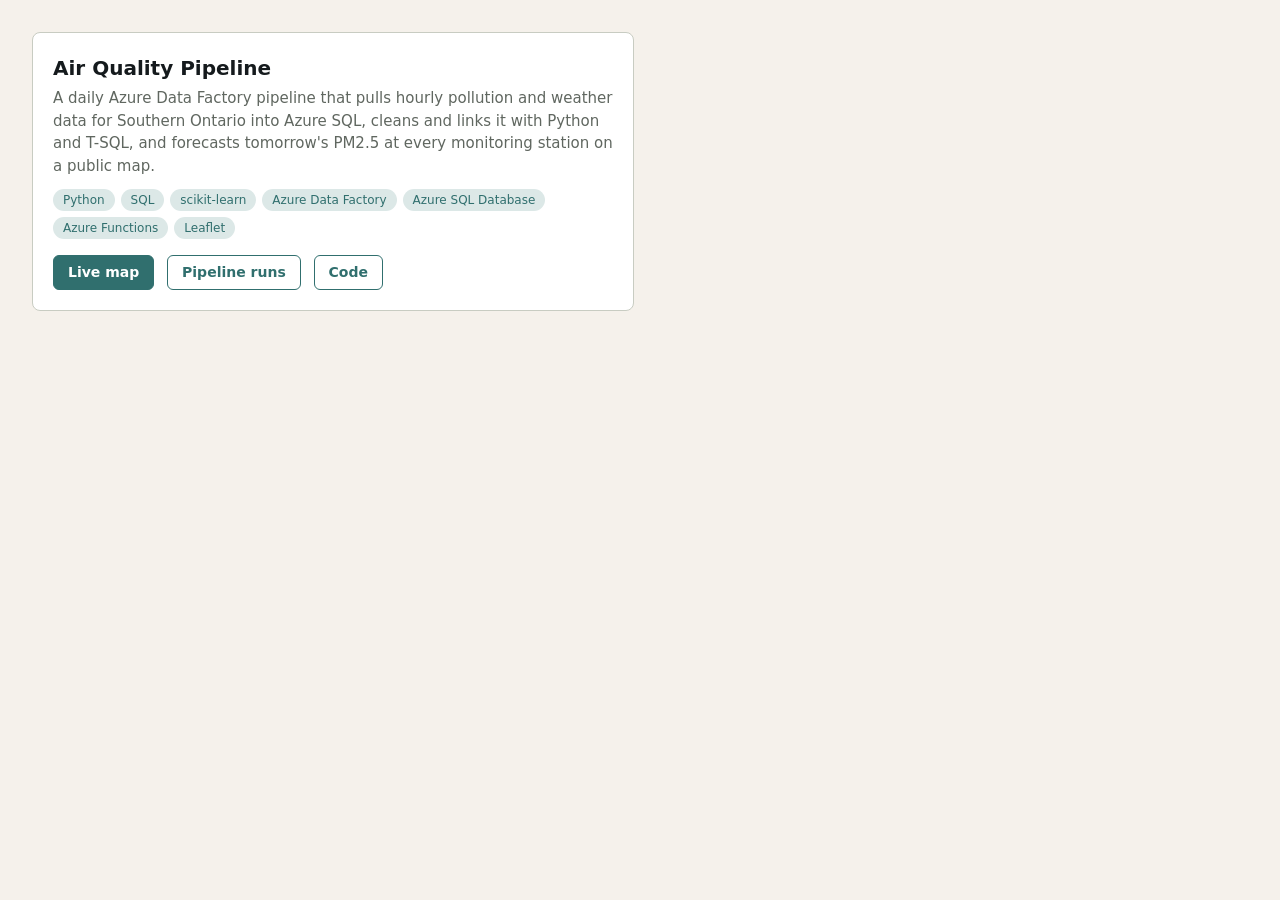
<file: docs/portfolio-card.html>
<!-- portfolio-card.html
     a self-contained card for the portfolio site. copy the <article> and its <style>, or rebuild it with the
     site's own components using the same text and links. -->
<!doctype html>
<html lang="en">
<head>
  <meta charset="utf-8">
  <meta name="viewport" content="width=device-width, initial-scale=1">
  <title>Air Quality Pipeline · portfolio card</title>
  <style>
    .aq-card { max-width: 560px; font: 15px/1.5 Inter, system-ui, sans-serif; color: #151a1d; background: #fff;
      border: 1px solid #C8CCC2; border-radius: 8px; padding: 20px; }
    .aq-card h3 { margin: 0 0 4px; font-size: 20px; }
    .aq-card p { margin: 0 0 12px; color: #606760; }
    .aq-card ul { display: flex; flex-wrap: wrap; gap: 6px; list-style: none; padding: 0; margin: 0 0 16px; }
    .aq-card li { font-size: 12px; background: #dce8e7; color: #306f6e; border-radius: 999px; padding: 2px 10px; }
    .aq-card a { display: inline-block; margin-right: 8px; padding: 6px 14px; border-radius: 6px; text-decoration: none;
      border: 1px solid #306f6e; color: #306f6e; font-weight: 600; font-size: 14px; }
    .aq-card a.primary { background: #306f6e; color: #fff; }
  </style>
</head>
<body style="background:#f5f1eb;padding:24px">
  <article class="aq-card">
    <h3>Air Quality Pipeline</h3>
    <p>A daily Azure Data Factory pipeline that pulls hourly pollution and weather data for Southern Ontario into
      Azure SQL, cleans and links it with Python and T-SQL, and forecasts tomorrow's PM2.5 at every monitoring
      station on a public map.</p>
    <ul>
      <li>Python</li><li>SQL</li><li>scikit-learn</li><li>Azure Data Factory</li><li>Azure SQL Database</li>
      <li>Azure Functions</li><li>Leaflet</li>
    </ul>
    <a class="primary" href="https://d0d0yang.github.io/air-quality-pipeline/">Live map</a>
    <a href="https://d0d0yang.github.io/air-quality-pipeline/pipeline.html">Pipeline runs</a>
    <a href="https://github.com/d0d0yang/air-quality-pipeline">Code</a>
  </article>
</body>
</html>
</file>
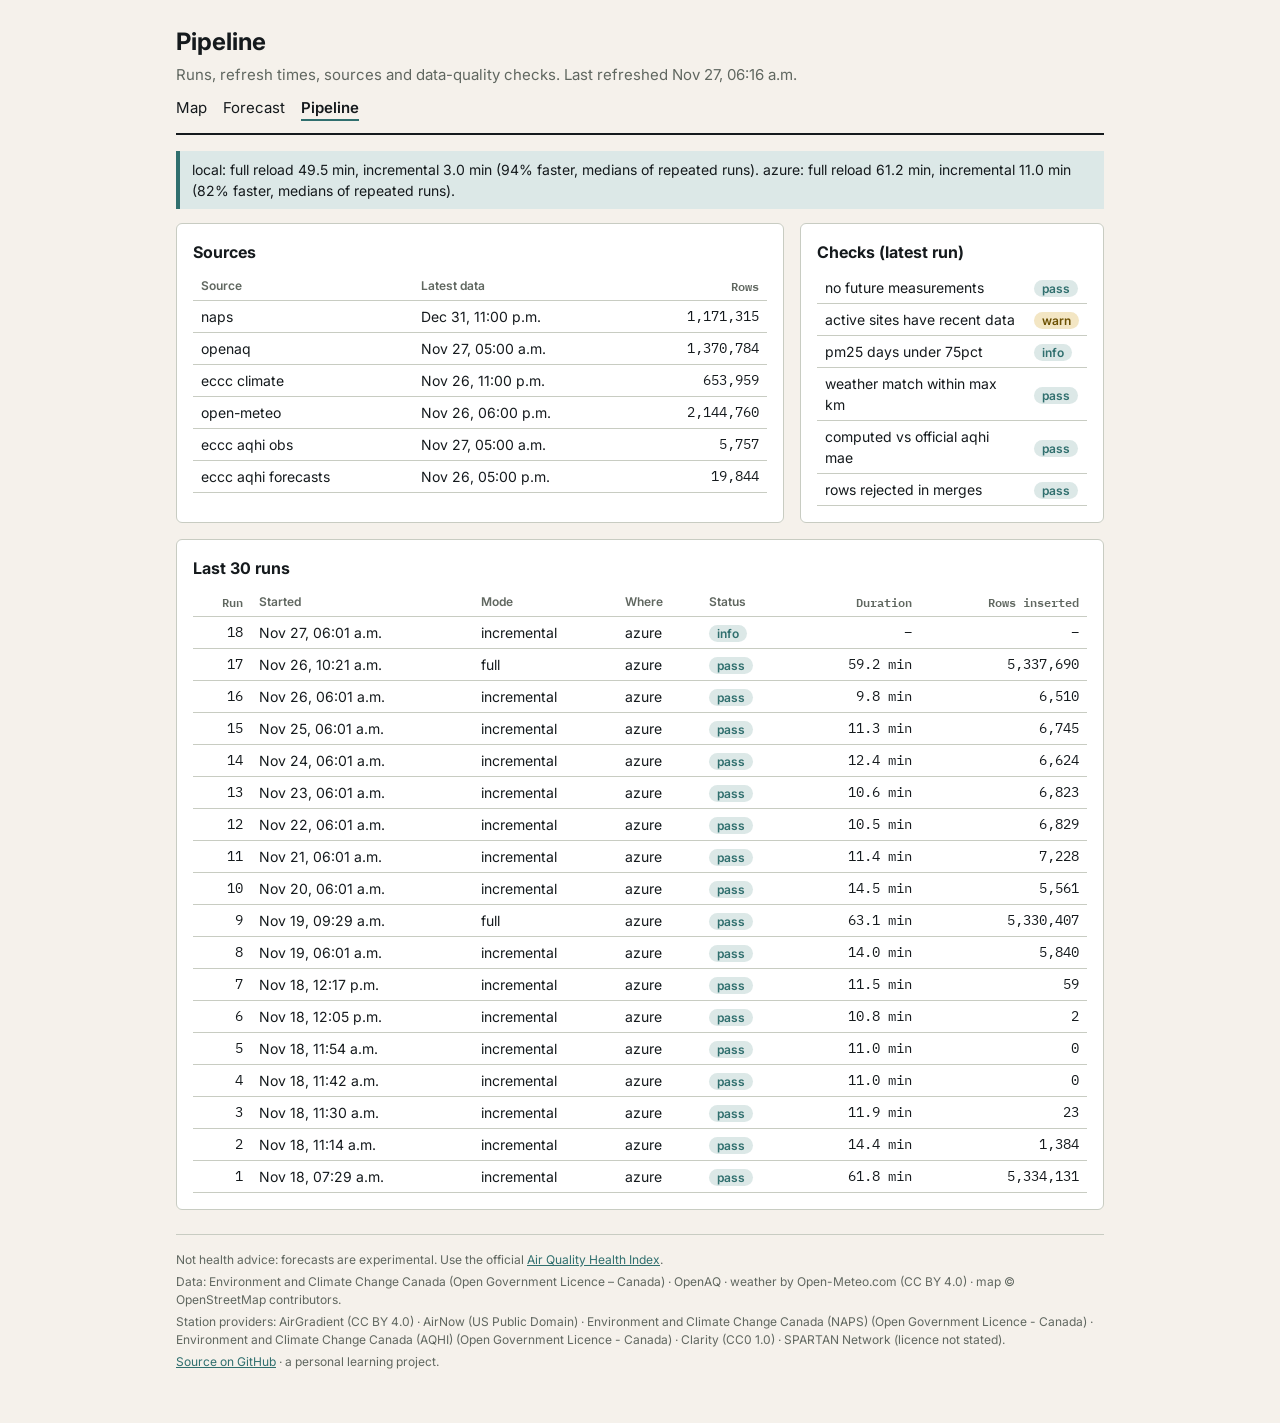
<file: frontend/pipeline.html>
<!doctype html>
<html lang="en">
<head>
  <meta charset="utf-8">
  <meta name="viewport" content="width=device-width, initial-scale=1">
  <title>Air Quality Pipeline · Pipeline</title>
  <meta name="description" content="Every pipeline run, full vs incremental refresh times, sources and data-quality checks.">
  <link rel="stylesheet" href="https://fonts.googleapis.com/css2?family=IBM+Plex+Mono:wght@400;600&family=Inter:wght@400;600;700&display=swap">
  <link rel="stylesheet" href="style.css">
</head>
<body data-page="pipeline">
<div class="sheet">
  <header class="masthead">
    <h1>Pipeline</h1>
    <p class="masthead__sub">Runs, refresh times, sources and data-quality checks. <span id="refreshed"></span></p>
    <nav class="nav"><a href="index.html">Map</a><a href="forecast.html">Forecast</a><a href="pipeline.html" aria-current="page">Pipeline</a></nav>
  </header>
  <main>
    <p class="notice" id="bench">Loading…</p>
    <div class="split">
      <section class="panel">
        <h2>Sources</h2>
        <div class="table-wrap"><table>
          <thead><tr><th>Source</th><th>Latest data</th><th class="num">Rows</th></tr></thead>
          <tbody id="sources"></tbody>
        </table></div>
      </section>
      <section class="panel">
        <h2>Checks (latest run)</h2>
        <div class="table-wrap"><table><tbody id="checks"></tbody></table></div>
      </section>
    </div>
    <section class="panel">
      <h2>Last 30 runs</h2>
      <div class="table-wrap"><table>
        <thead><tr><th class="num">Run</th><th>Started</th><th>Mode</th><th>Where</th><th>Status</th><th class="num">Duration</th><th class="num">Rows inserted</th></tr></thead>
        <tbody id="runs"></tbody>
      </table></div>
    </section>
  </main>
  <footer class="footer"></footer>
</div>
<script src="app.js"></script>
</body>
</html>
</file>
<file: frontend/style.css>
/* style.css
   one stylesheet for the three pages. palette and layout follow document-processor. */

:root {
  --paper: #f5f1eb;
  --paper-raised: #ebf8f7;
  --ink: #151a1d;
  --ink-soft: #606760;
  --line: #C8CCC2;
  --accent: #306f6e;
  --accent-soft: #dce8e7;
  --danger: #943d30;
  --sans: "Inter", system-ui, sans-serif;
  --mono: "IBM Plex Mono", ui-monospace, monospace;
}

* { box-sizing: border-box; }
body { margin: 0; background: var(--paper); color: var(--ink); font: 15px/1.5 var(--sans); }
a { color: var(--accent); }
:focus-visible { outline: 3px solid var(--accent); outline-offset: 2px; }
.num { font-family: var(--mono); font-variant-numeric: tabular-nums; text-align: right; }

.sheet { max-width: 960px; margin: 0 auto; padding: 24px 16px 48px; }

.masthead { border-bottom: 2px solid var(--ink); padding-bottom: 12px; margin-bottom: 16px; }
.masthead h1 { margin: 0; font-size: 24px; }
.masthead__sub { margin: 4px 0 0; color: var(--ink-soft); }
.nav { display: flex; flex-wrap: wrap; gap: 16px; margin-top: 10px; }
.nav a { color: var(--ink); text-decoration: none; border-bottom: 2px solid transparent; }
.nav a[aria-current="page"] { border-color: var(--accent); font-weight: 600; }

.panel { background: #fff; border: 1px solid var(--line); border-radius: 6px; padding: 16px; margin-bottom: 16px; }
.panel h2 { margin: 0 0 8px; font-size: 16px; }
.note { margin: 8px 0 0; font-size: 13px; color: var(--ink-soft); }
.notice { background: var(--accent-soft); border-left: 4px solid var(--accent); padding: 8px 12px; font-size: 14px; }

.split { display: grid; grid-template-columns: 2fr 1fr; gap: 16px; }
.map { height: 440px; border-radius: 6px; }
.chart { position: relative; height: 240px; }
.toolbar { display: flex; flex-wrap: wrap; justify-content: space-between; align-items: center; gap: 8px; margin-bottom: 8px; }
.toolbar h2 { margin: 0; }

button, select { font: inherit; font-size: 14px; padding: 4px 10px; border: 1px solid var(--line);
  border-radius: 6px; background: #fff; color: var(--ink); cursor: pointer; }
button[aria-pressed="true"] { background: var(--accent); border-color: var(--accent); color: #fff; }
.link { border: 0; padding: 0; background: none; color: var(--accent); text-decoration: underline; }

.aqhi { display: inline-block; min-width: 2.2em; padding: 0 6px; border-radius: 4px; text-align: center;
  font: 600 14px/1.6 var(--mono); }
.badge { font-size: 11px; font-weight: 600; text-transform: uppercase; padding: 1px 6px; border-radius: 3px;
  background: #f3e6c4; color: #6b4f00; }
.chip { font-size: 12px; font-weight: 600; padding: 1px 8px; border-radius: 999px; background: var(--accent-soft); color: var(--accent); }
.chip--warn { background: #f3e6c4; color: #6b4f00; }
.chip--fail { background: #f2d6d1; color: var(--danger); }

.table-wrap { overflow-x: auto; }
table { width: 100%; border-collapse: collapse; font-size: 14px; }
th, td { text-align: left; padding: 5px 8px; border-bottom: 1px solid var(--line); }
th { font-size: 12px; color: var(--ink-soft); font-weight: 600; }
th.num { text-align: right; }
tr.best td { background: var(--accent-soft); }

.footer { margin-top: 24px; padding-top: 12px; border-top: 1px solid var(--line); font-size: 12px; color: var(--ink-soft); }
.footer p { margin: 4px 0; }

@media (max-width: 720px) {
  .split { grid-template-columns: 1fr; }
  .map { height: 340px; }
}
</file>
